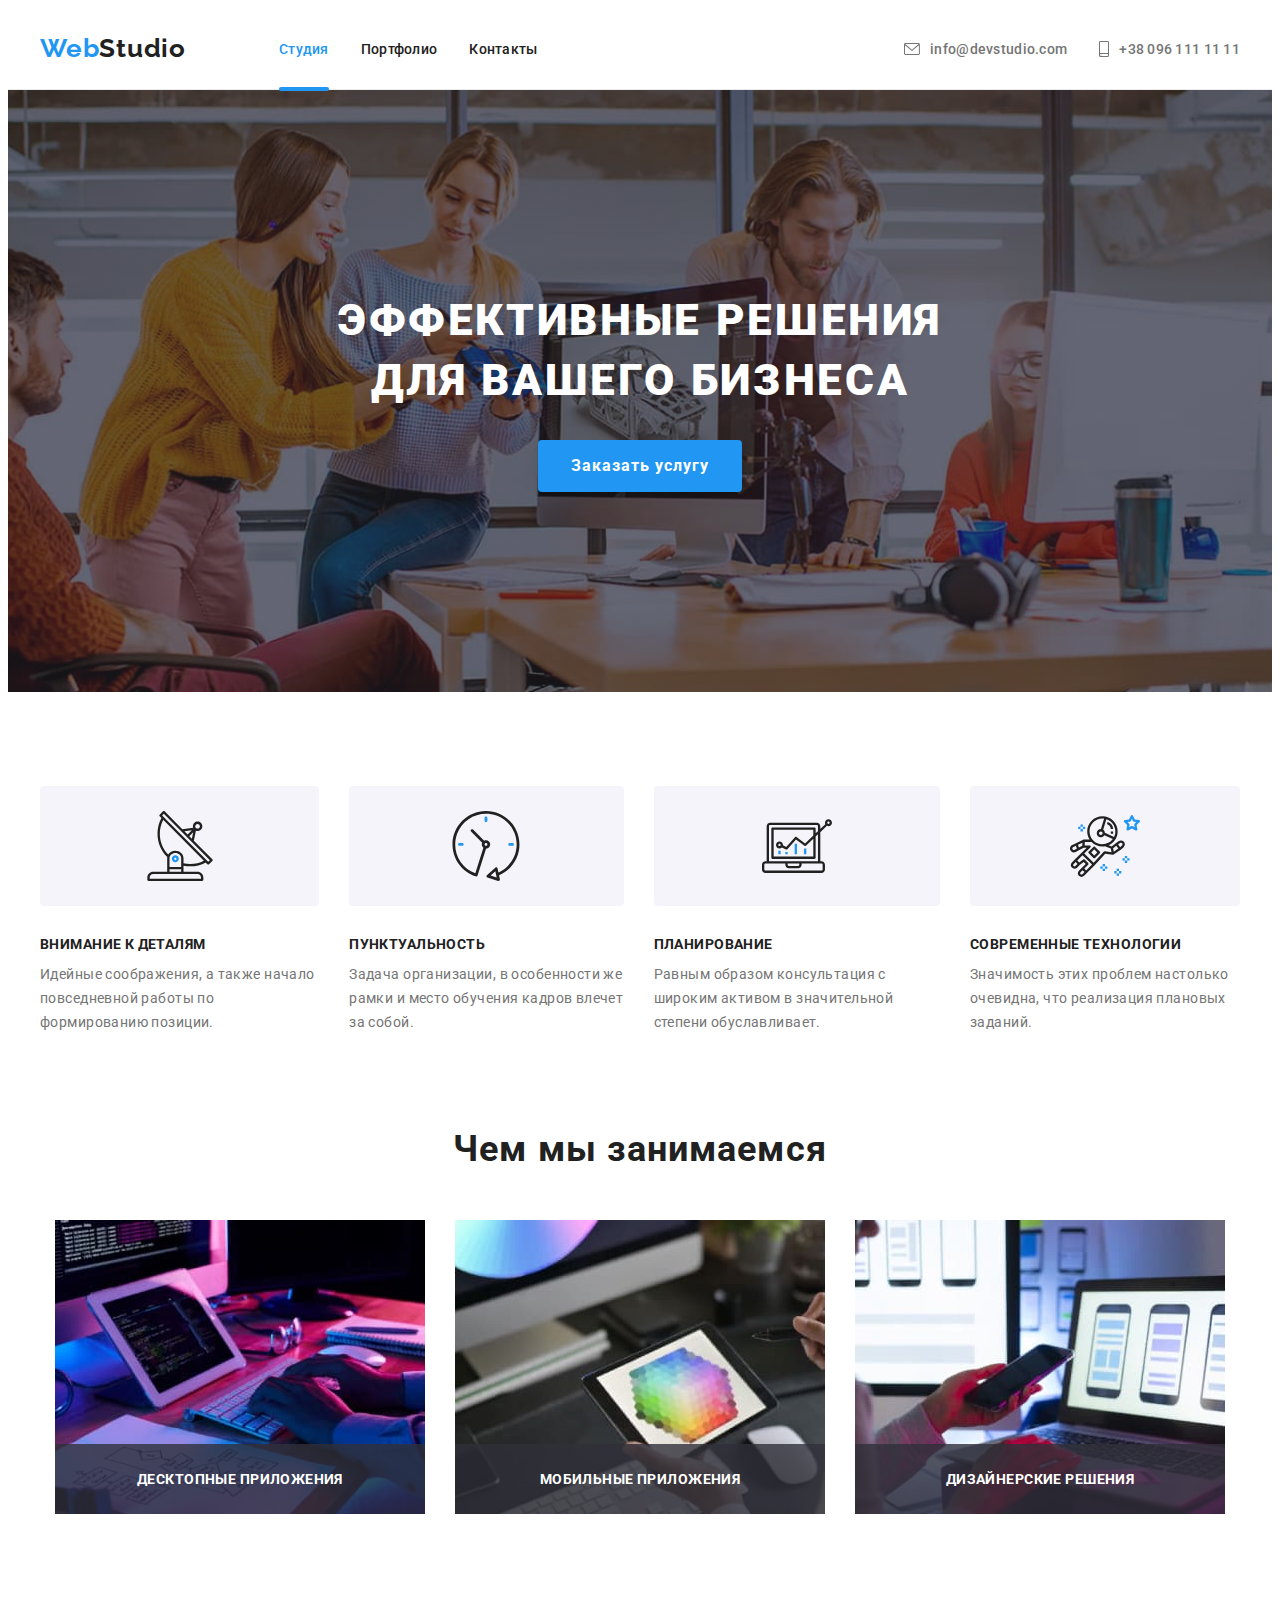
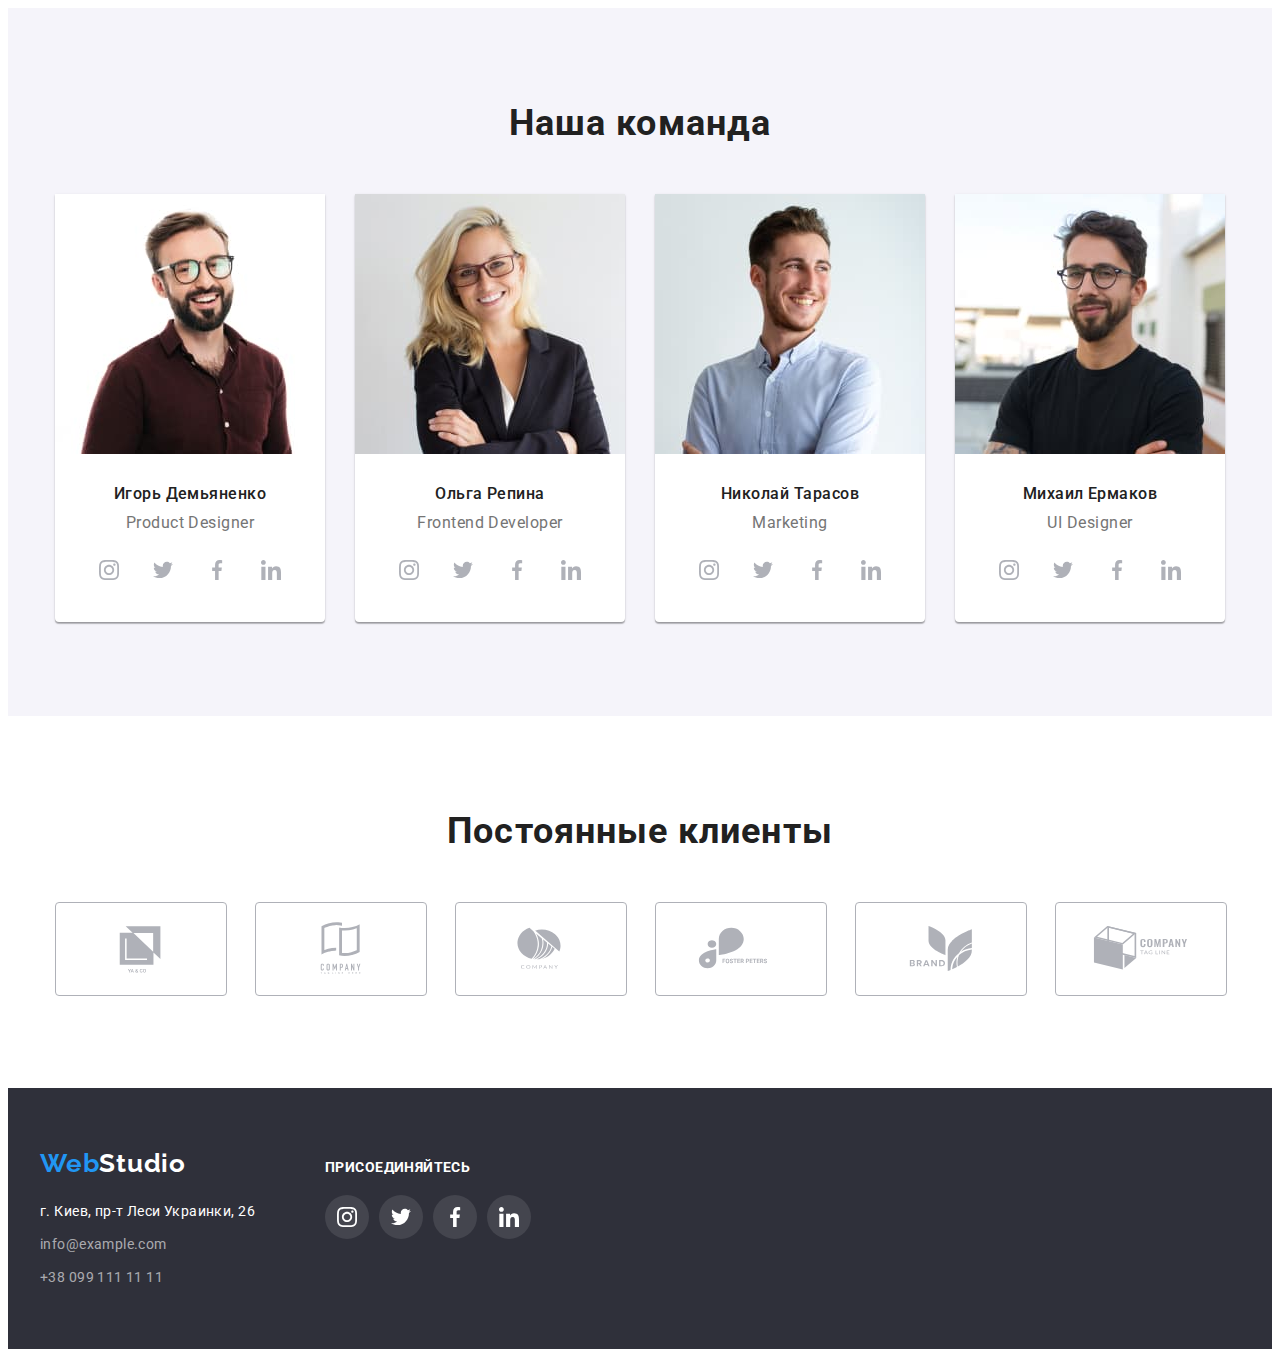
<file: index.html>
<!DOCTYPE html>
<html lang="ru">
<head>
    <meta charset="UTF-8">
    <meta http-equiv="X-UA-Compatible" content="IE=edge">
    <meta name="viewport" content="width=device-width, initial-scale=1.0">
    <title>Document</title>
    <link rel="stylesheet" href="https://cdnjs.cloudflare.com/ajax/libs/modern-normalize/1.1.0/modern-normalize.min.css"
        integrity="sha512-wpPYUAdjBVSE4KJnH1VR1HeZfpl1ub8YT/NKx4PuQ5NmX2tKuGu6U/JRp5y+Y8XG2tV+wKQpNHVUX03MfMFn9Q=="
        crossorigin="anonymous" referrerpolicy="no-referrer" />
    <link rel="stylesheet" href="./css/styles.css">
    <link rel="preconnect" href="https://fonts.googleapis.com">
    <link rel="preconnect" href="https://fonts.gstatic.com" crossorigin>
    <link href="https://fonts.googleapis.com/css2?family=Raleway:wght@700&family=Roboto:wght@400;500;700;900&display=swap"
        rel="stylesheet">
</head>
<body>
    <!-- header -->
    <header class="header">
        <div class="header-container container">
            <nav class="navigation">
                <a class="logo" href=""><span class="logo-part">Web</span>Studio</a>
                <ul class="navigation-list list">
                    <li class="navigation-item"> <a href="./index.html" class="link current">Студия</a> </li>
                    <li class="navigation-item"> <a href="./portfolio.html" class="link">Портфолио</a> </li>
                    <li class="navigation-item"> <a href="" class="link">Контакты</a> </li>
                </ul>
            </nav>
            <ul class="links list">
                <li class="link-item"> <a href="mailtoinfo@devstudio.com" class="link"><svg class="icon-envelope-phone" width="16" height="12"><use href="./images/icons.svg#icon-envelope"></use></svg>info@devstudio.com</a> </li>
                <li class="link-item"> <a href="tel:+380961111111" class="link"><svg class="icon-envelope-phone" width="10" height="16"><use href="./images/icons.svg#icon-smartphone"></use></svg>+38 096 111 11 11</a> </li>
            </ul>
        </div>
    </header>
    <main>
        <!-- hero -->
        <section class="hero">
            <div class="container">
                <h1 class="hero-title">Эффективные решения для вашего бизнеса</h1>
                <button type="button" class="main-btn" data-modal-open>Заказать услугу</button>
            </div>
        </section>
        <!-- work -->
        <section class="section specifics">
            <div class="container">
                <ul class="specifics-list list">
                    <li class="specifics-item">
                        <div class="specifics-icon-container"><svg class="specifics-icon">
                            <use href="./images/icons.svg#icon-antenna-1"></use>
                        </svg>
                        </div>
                        <h3 class="title">Внимание к деталям</h3>
                        <p class="section-text">Идейные соображения, а также начало повседневной работы по формированию позиции.</p>
                    </li>
                    <li class="specifics-item">
                        <div class="specifics-icon-container"><svg class="specifics-icon">
                            <use href="./images/icons.svg#icon-clock-1"></use>
                        </svg>
                        </div>
                        <h3 class="title">Пунктуальность</h3>
                        <p class="section-text">Задача организации, в особенности же рамки и место обучения кадров влечет за собой.</p>
                    </li>
                    <li class="specifics-item">
                        <div class="specifics-icon-container"><svg class="specifics-icon">
                            <use href="./images/icons.svg#icon-diagram-1"></use>
                        </svg>
                        </div>
                        <h3 class="title">Планирование</h3>
                        <p class="section-text">Равным образом консультация с широким активом в значительной степени обуславливает.</p>
                    </li>
                    <li class="specifics-item">
                        <div class="specifics-icon-container"><svg class="specifics-icon">
                            <use href="./images/icons.svg#icon-astronaut-1"></use>
                        </svg>
                        </div>
                        <h3 class="title">Современные технологии</h3>
                        <p class="section-text">Значимость этих проблем настолько очевидна, что реализация плановых заданий.</p>
                    </li>
                </ul>
            </div>
        </section>
        <!-- work -->
        <section class="section work">
            <div class="container">
                <h2 class="section-title">Чем мы занимаемся</h2>
                    <ul class="work-list list">
                        <li class="work-type"> 
                            <div class="img-thumb">
                                <img src="./images/img1.jpg" alt="Десктопные приложения" width="370">
                                <h3 class="work-desc title">Десктопные приложения</p>
                            </div> 
                        </li>
                        <li class="work-type"> 
                            <div class="img-thumb">
                                <img src="./images/img2.jpg" alt="Мобильные приложения" width="370">
                                <h3 class="work-desc title">Мобильные приложения</h3>
                            </div> 
                        </li>
                        <li class="work-type"> 
                            <div class="img-thumb">
                                <img src="./images/img3.jpg" alt="Дизайнерские решения" width="370">
                                <h3 class="work-desc title">Дизайнерские решения</h3>
                            </div> 
                        </li>
                    </ul>
            </div>
        </section>
        <!-- team -->
        <section class="section team">
            <div class="container">
                <h2 class="section-title">Наша команда</h2>
                <ul class="team-list list">
                    <li class="team-item">
                        <img src="./images/img4.jpg" alt="На фото Игорь Демьяненко" width="270">
                        <div class="team-desc-container">
                            <h3 class="team-member">Игорь Демьяненко</h3>
                            <p class="team-member-desc">Product Designer</p>
                            <ul class="social-links list"> 
                                <li class="social-links-item">
                                    <a href="" class="social-link"><svg class="social-link-icon">
                                        <use href="./images/icons.svg#icon-instagram-2"></use>
                                    </svg></a>
                                </li>
                                <li class="social-links-item">
                                    <a href="" class="social-link"><svg class="social-link-icon">
                                        <use href="./images/icons.svg#icon-twitter-1"></use>
                                    </svg></a>
                                </li>
                                <li class="social-links-item">
                                    <a href="" class="social-link"><svg class="social-link-icon">
                                        <use href="./images/icons.svg#icon-facebook-1"></use>
                                    </svg></a>
                                </li>
                                <li class="social-links-item">
                                    <a href="" class="social-link"><svg class="social-link-icon">
                                        <use href="./images/icons.svg#icon-linkedin-1"></use>
                                    </svg></a>
                                </li>
                            </ul>
                        </div>
                    </li>
                    <li class="team-item">
                        <img src="./images/img5.jpg" alt="На фото Ольга Репина" width="270">
                        <div class="team-desc-container">
                            <h3 class="team-member">Ольга Репина</h3>
                            <p class="team-member-desc">Frontend Developer</p>
                            <ul class="social-links list">
                                <li class="social-links-item">
                                    <a href="" class="social-link"><svg class="social-link-icon">
                                            <use href="./images/icons.svg#icon-instagram-2"></use>
                                        </svg></a>
                                </li>
                                <li class="social-links-item">
                                    <a href="" class="social-link"><svg class="social-link-icon">
                                            <use href="./images/icons.svg#icon-twitter-1"></use>
                                        </svg></a>
                                </li>
                                <li class="social-links-item">
                                    <a href="" class="social-link"><svg class="social-link-icon">
                                            <use href="./images/icons.svg#icon-facebook-1"></use>
                                        </svg></a>
                                </li>
                                <li class="social-links-item">
                                    <a href="" class="social-link"><svg class="social-link-icon">
                                            <use href="./images/icons.svg#icon-linkedin-1"></use>
                                        </svg></a>
                                </li>
                            </ul>
                        </div>
                    </li>
                    <li class="team-item">
                        <img src="./images/img6.jpg" alt="На фото Николай Тарасов" width="270">
                        <div class="team-desc-container">
                            <h3 class="team-member">Николай Тарасов</h3>
                            <p class="team-member-desc">Marketing</p>
                            <ul class="social-links list">
                                <li class="social-links-item">
                                    <a href="" class="social-link"><svg class="social-link-icon">
                                            <use href="./images/icons.svg#icon-instagram-2"></use>
                                        </svg></a>
                                </li>
                                <li class="social-links-item">
                                    <a href="" class="social-link"><svg class="social-link-icon">
                                            <use href="./images/icons.svg#icon-twitter-1"></use>
                                        </svg></a>
                                </li>
                                <li class="social-links-item">
                                    <a href="" class="social-link"><svg class="social-link-icon">
                                            <use href="./images/icons.svg#icon-facebook-1"></use>
                                        </svg></a>
                                </li>
                                <li class="social-links-item">
                                    <a href="" class="social-link"><svg class="social-link-icon">
                                            <use href="./images/icons.svg#icon-linkedin-1"></use>
                                        </svg></a>
                                </li>
                            </ul>
                        </div>
                    </li>
                    <li class="team-item">
                        <img src="./images/img7.jpg" alt="На фото Михаил Ермаков" width="270">
                        <div class="team-desc-container">
                            <h3 class="team-member">Михаил Ермаков</h3>
                            <p class="team-member-desc">UI Designer</p>
                            <ul class="social-links list">
                                <li class="social-links-item">
                                    <a href="" class="social-link"><svg class="social-link-icon">
                                            <use href="./images/icons.svg#icon-instagram-2"></use>
                                        </svg></a>
                                </li>
                                <li class="social-links-item">
                                    <a href="" class="social-link"><svg class="social-link-icon">
                                            <use href="./images/icons.svg#icon-twitter-1"></use>
                                        </svg></a>
                                </li>
                                <li class="social-links-item">
                                    <a href="" class="social-link"><svg class="social-link-icon">
                                            <use href="./images/icons.svg#icon-facebook-1"></use>
                                        </svg></a>
                                </li>
                                <li class="social-links-item">
                                    <a href="" class="social-link"><svg class="social-link-icon">
                                            <use href="./images/icons.svg#icon-linkedin-1"></use>
                                        </svg></a>
                                </li>
                            </ul>
                        </div>
                    </li>
                </ul>
            </div>
        </section>
        <!-- clients -->
        <section class="clients section">
            <div class="container">
            <h2 class="section-title">Постоянные клиенты</h2>
            <ul class="clients-list list">
                <li class="clients-list-item">
                    <a href="" class="clients-item-link"><svg class="clients-logo"><use href="./images/icons.svg#icon-Logo"></use></svg></a>
                </li>
                <li class="clients-list-item">
                    <a href="" class="clients-item-link"><svg class="clients-logo">
                            <use href="./images/icons.svg#icon-Logo2"></use>
                        </svg></a>
                </li>
                <li class="clients-list-item">
                    <a href="" class="clients-item-link"><svg class="clients-logo">
                            <use href="./images/icons.svg#icon-Logo3"></use>
                        </svg></a>
                </li>
                <li class="clients-list-item">
                    <a href="" class="clients-item-link"><svg class="clients-logo">
                            <use href="./images/icons.svg#icon-Logo4"></use>
                        </svg></a>
                </li>
                <li class="clients-list-item">
                    <a href="" class="clients-item-link"><svg class="clients-logo">
                            <use href="./images/icons.svg#icon-Logo5"></use>
                        </svg></a>
                </li>
                <li class="clients-list-item">
                    <a href="" class="clients-item-link"><svg class="clients-logo">
                            <use href="./images/icons.svg#icon-Logo6"></use>
                        </svg></a>
                </li>
            </ul>
            </div>

        </section>
    </main>
    <!-- footer -->
    <footer class="footer">
        <div class="container footer-container">
            <div class="address-container">
                <a class="logo scnd-logo" href="./index.html"><span class="logo-part">Web</span>Studio</a>
            <address>
                <p class="address">г. Киев, пр-т Леси Украинки, 26</p>
                <ul class="list">
                    <li class="footer-link"> <a href="mailtoinfo@example.com" class="link">info@example.com</a> </li>
                    <li class="footer-link"> <a href="tel:+380991111111" class="link">+38 099 111 11 11</a> </li>
                </ul>
            </address>
            </div>
            <div class="footer-socials">
                <h3 class="title">присоединяйтесь</h3>
                <ul class="social-links list">
                    <li class="social-links-item">
                        <a href="" class="social-link"><svg class="social-link-icon">
                                <use href="./images/icons.svg#icon-instagram-2"></use>
                            </svg></a>
                    </li>
                    <li class="social-links-item">
                        <a href="" class="social-link"><svg class="social-link-icon">
                                <use href="./images/icons.svg#icon-twitter-1"></use>
                            </svg></a>
                    </li>
                    <li class="social-links-item">
                        <a href="" class="social-link"><svg class="social-link-icon">
                                <use href="./images/icons.svg#icon-facebook-1"></use>
                            </svg></a>
                    </li>
                    <li class="social-links-item">
                        <a href="" class="social-link"><svg class="social-link-icon">
                                <use href="./images/icons.svg#icon-linkedin-1"></use>
                            </svg></a>
                    </li>
                </ul>
            </div>
        </div>
    </footer>
    <div class="backdrop is-hidden" data-modal>
        <div class="modal">
            <button type="button" data-modal-close class="modal-close-btn"><svg class="close-icon" width="18" height="18">
                    <use href="./images/icons.svg#icon-close-black-18dp-2-1"></use>
                </svg>
            </button>
        </div>
    </div>
    <script src="./js/modal.js"></script>
</body>
</html>
</file>
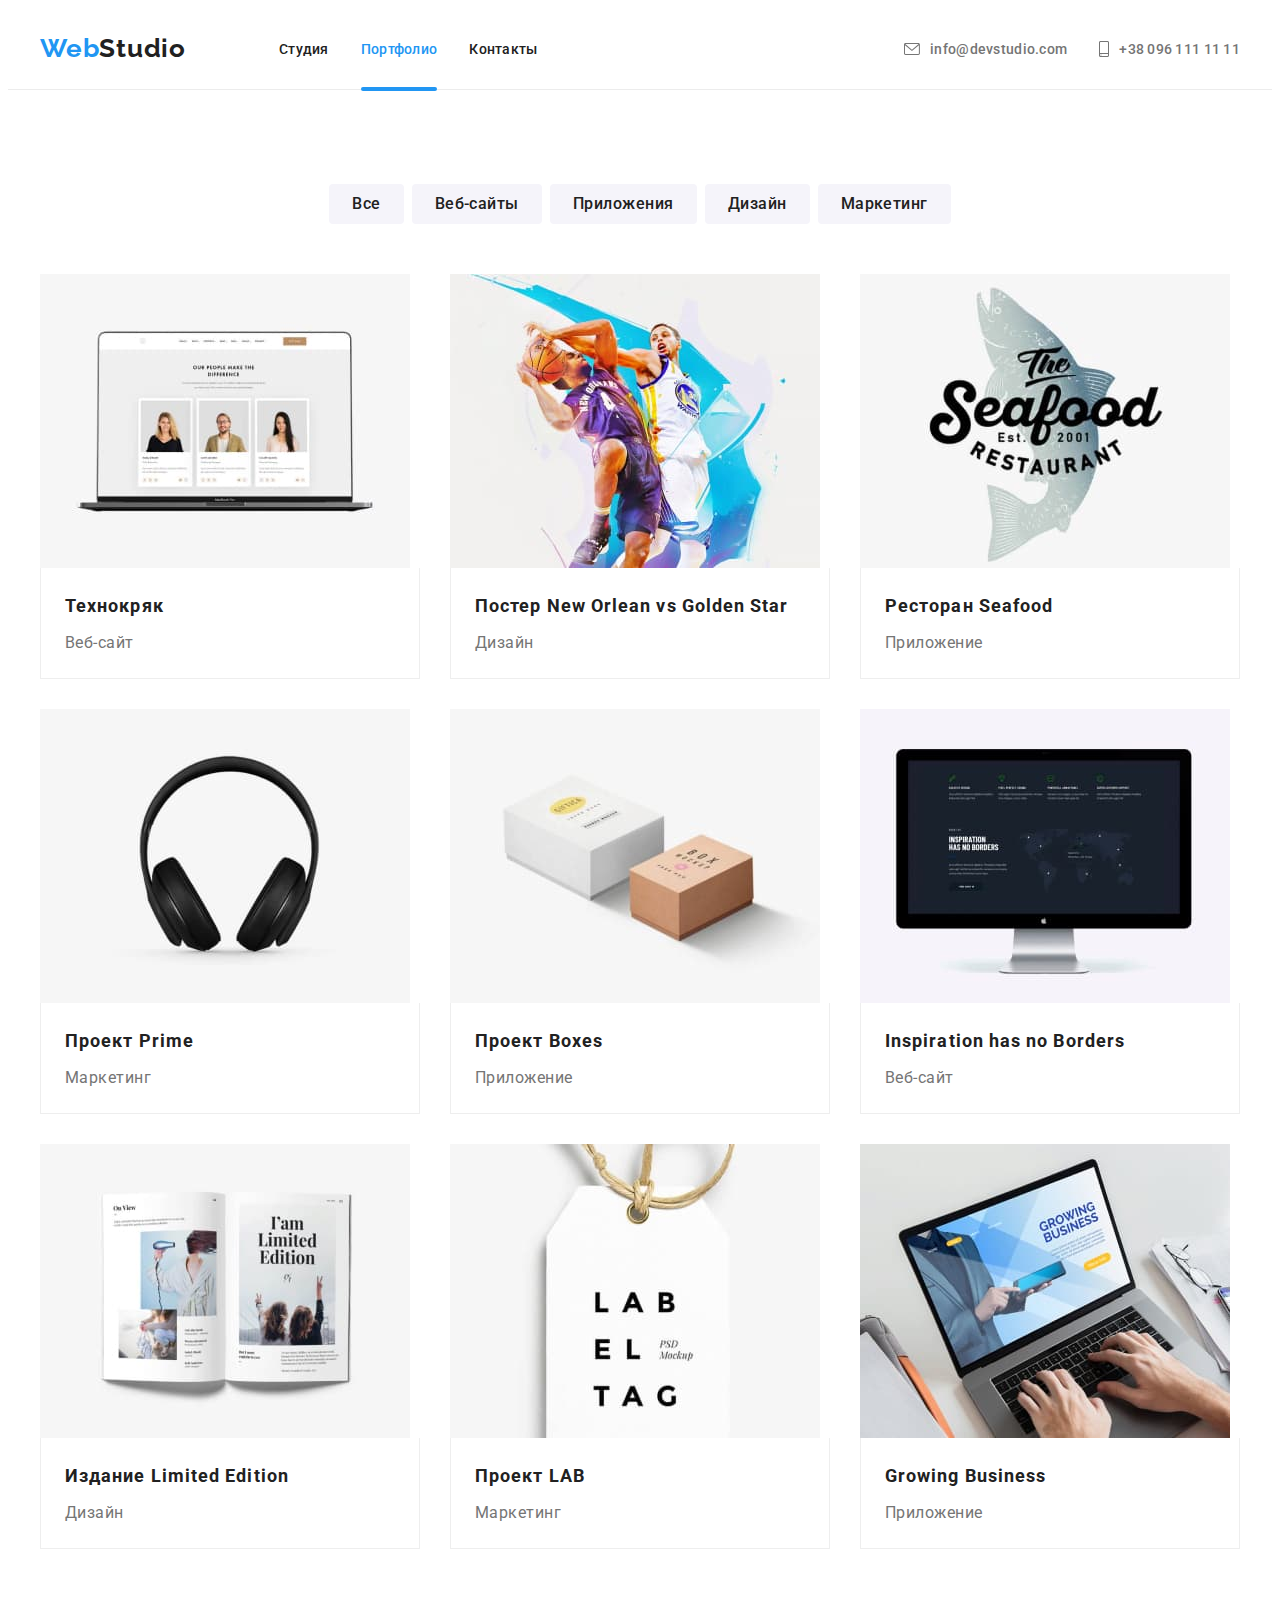
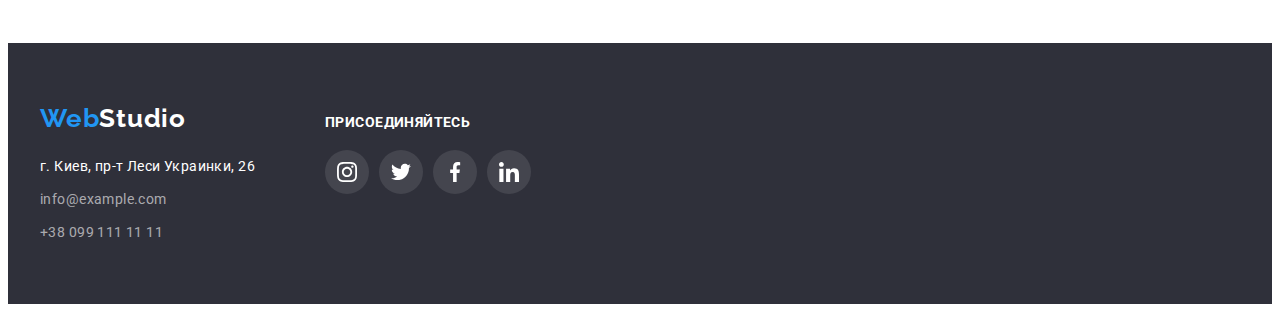
<file: portfolio.html>
<!DOCTYPE html>
<html lang="en">
<head>
    <meta charset="UTF-8">
    <meta http-equiv="X-UA-Compatible" content="IE=edge">
    <meta name="viewport" content="width=device-width, initial-scale=1.0">
    <title>Document</title>
    <link rel="stylesheet" href="https://cdnjs.cloudflare.com/ajax/libs/modern-normalize/1.1.0/modern-normalize.min.css"
        integrity="sha512-wpPYUAdjBVSE4KJnH1VR1HeZfpl1ub8YT/NKx4PuQ5NmX2tKuGu6U/JRp5y+Y8XG2tV+wKQpNHVUX03MfMFn9Q=="
        crossorigin="anonymous" referrerpolicy="no-referrer" />
    <link rel="stylesheet" href="./css/styles.css">
    <link rel="preconnect" href="https://fonts.googleapis.com">
    <link rel="preconnect" href="https://fonts.gstatic.com" crossorigin>
    <link href="https://fonts.googleapis.com/css2?family=Raleway:wght@700&family=Roboto:wght@400;500;700&display=swap"
        rel="stylesheet">
</head>
<body>
    <header class="header">
        <div class="header-container container">
            <nav class="navigation">
                <a class="logo" href=""><span class="logo-part">Web</span>Studio</a>
                <ul class="navigation-list list">
                    <li class="navigation-item"> <a href="./index.html" class="link">Студия</a> </li>
                    <li class="navigation-item"> <a href="./portfolio.html" class="link current">Портфолио</a> </li>
                    <li class="navigation-item"> <a href="" class="link">Контакты</a> </li>
                </ul>
            </nav>
            <ul class="links list">
                <li class="link-item"> <a href="mailtoinfo@devstudio.com" class="link"><svg class="icon-envelope-phone"
                            width="16" height="12">
                            <use href="./images/icons.svg#icon-envelope"></use>
                        </svg>info@devstudio.com</a> </li>
                <li class="link-item"> <a href="tel:+380961111111" class="link"><svg class="icon-envelope-phone" width="10"
                            height="16">
                            <use href="./images/icons.svg#icon-smartphone"></use>
                        </svg>+38 096 111 11 11</a> </li>
            </ul>
        </div>
    </header>
    <main>
        <section class="section portfolio">
            <div class="container">
                <h1 class="portfolio-hidden-title">Портфолио</h1>
                <ul class="buttons list">
                    <li class="button-item"> <button type="button" class="button">Все</button> </li>
                    <li class="button-item"> <button type="button" class="button">Веб-сайты</button> </li>
                    <li class="button-item"> <button type="button" class="button">Приложения</button> </li>
                    <li class="button-item"> <button type="button" class="button">Дизайн</button> </li>
                    <li class="button-item"> <button type="button" class="button">Маркетинг</button> </li>
                </ul>
                <ul class="portfolio-list list">
                    <li class="portfolio-item"> 
                        <a href="" class="portfolio-item-link link">
                            <div class="portfolio-item-thumb">
                                <img src="./images/img8.jpg" alt="Технокряк" width="370">
                                <div class="portfolio-overlay">
                                <p class="overlay-text">Технокряк это современная площадка распространения коронавируса. Компании используют эту
                                    платформу для цифрового
                                    шпионажа и атак на защищённые сервера конкурентов.</p>
                                </div>
                            </div>
                        <div class="portfolio-desc-container">
                            <h3 class="portfolio-title">Технокряк</h3>
                            <p class="portfolio-desc">Веб-сайт</p>
                        </div>
                        </a>
                    </li>
                    <li class="portfolio-item"> 
                        <a href="" class="portfolio-item-link link"> 
                            <div class="portfolio-item-thumb">
                                <img src="./images/img9.jpg" alt="Постер баскетбола" width="370">
                                <div class="portfolio-overlay">
                                    <p class="overlay-text">Технокряк это современная площадка распространения коронавируса. Компании используют эту
                                        платформу для цифрового
                                        шпионажа и атак на защищённые сервера конкурентов.</p>
                                </div>
                            </div>
                        <div class="portfolio-desc-container">
                            <h3 class="portfolio-title">Постер New Orlean vs Golden Star</h3>
                            <p class="portfolio-desc">Дизайн</p>
                        </div>
                        </a>
                    </li>
                    <li class="portfolio-item"> 
                        <a href="" class="portfolio-item-link link"> 
                            <div class="portfolio-item-thumb">
                                <img src="./images/img10.jpg" alt="Логотип ресторана" width="370">
                                <div class="portfolio-overlay">
                                    <p class="overlay-text">Технокряк это современная площадка распространения коронавируса. Компании используют эту
                                        платформу для цифрового
                                        шпионажа и атак на защищённые сервера конкурентов.</p>
                                </div>
                            </div>
                        <div class="portfolio-desc-container">
                            <h3 class="portfolio-title">Ресторан Seafood</h3>
                            <p class="portfolio-desc">Приложение</p>
                        </div>
                        </a>
                    </li>
                    <li class="portfolio-item"> 
                        <a href="" class="portfolio-item-link link">
                            <div class="portfolio-item-thumb"> 
                                <img src="./images/img11.jpg" alt="Наушники" width="370">
                                <div class="portfolio-overlay">
                                    <p class="overlay-text">Технокряк это современная площадка распространения коронавируса. Компании используют эту
                                        платформу для цифрового
                                        шпионажа и атак на защищённые сервера конкурентов.</p>
                                </div>
                            </div>
                        <div class="portfolio-desc-container">
                            <h3 class="portfolio-title">Проект Prime</h3>
                            <p class="portfolio-desc">Маркетинг</p>
                        </div>
                        </a>
                    </li>
                    <li class="portfolio-item"> 
                        <a href="" class="portfolio-item-link link"> 
                            <div class="portfolio-item-thumb">
                                <img src="./images/img12.jpg" alt="Картонние коробки" width="370">
                                <div class="portfolio-overlay">
                                    <p class="overlay-text">Технокряк это современная площадка распространения коронавируса. Компании используют эту
                                        платформу для цифрового
                                        шпионажа и атак на защищённые сервера конкурентов.</p>
                                </div>
                            </div>
                        <div class="portfolio-desc-container">
                            <h3 class="portfolio-title">Проект Boxes</h3>
                            <p class="portfolio-desc">Приложение</p>
                        </div>
                        </a>
                    </li>
                    <li class="portfolio-item"> 
                        <a href="" class="portfolio-item-link link"> 
                            <div class="portfolio-item-thumb">
                                <img src="./images/img13.jpg" alt="Монитор" width="370">
                                <div class="portfolio-overlay">
                                    <p class="overlay-text">Технокряк это современная площадка распространения коронавируса. Компании используют эту
                                        платформу для цифрового
                                        шпионажа и атак на защищённые сервера конкурентов.</p>
                                </div>
                            </div>
                        <div class="portfolio-desc-container">
                            <h3 class="portfolio-title">Inspiration has no Borders</h3>
                            <p class="portfolio-desc">Веб-сайт</p>
                        </div>
                        </a>
                    </li>
                    <li class="portfolio-item"> 
                        <a href="" class="portfolio-item-link link"> 
                            <div class="portfolio-item-thumb">
                                <img src="./images/img14.jpg" alt="Розворот журнала" width="370">
                                <div class="portfolio-overlay">
                                    <p class="overlay-text">Технокряк это современная площадка распространения коронавируса. Компании используют эту
                                        платформу для цифрового
                                        шпионажа и атак на защищённые сервера конкурентов.</p>
                                </div>
                            </div>
                        <div class="portfolio-desc-container">
                            <h3 class="portfolio-title">Издание Limited Edition</h3>
                            <p class="portfolio-desc">Дизайн</p>
                        </div>
                        </a>
                    </li>
                    <li class="portfolio-item"> 
                        <a href="" class="portfolio-item-link link"> 
                            <div class="portfolio-item-thumb">
                                <img src="./images/img15.jpg" alt="Бирка" width="370">
                                <div class="portfolio-overlay">
                                    <p class="overlay-text">Технокряк это современная площадка распространения коронавируса. Компании используют эту
                                        платформу для цифрового
                                        шпионажа и атак на защищённые сервера конкурентов.</p>
                                </div>
                            </div>
                        <div class="portfolio-desc-container">
                            <h3 class="portfolio-title">Проект LAB</h3>
                            <p class="portfolio-desc">Маркетинг</p>
                        </div>
                        </a>
                    </li>
                    <li class="portfolio-item"> 
                        <a href="" class="portfolio-item-link link"> 
                            <div class="portfolio-item-thumb">
                                <img src="./images/img16.jpg" alt="Печатание на клавиатуре" width="370">
                                <div class="portfolio-overlay">
                                    <p class="overlay-text">Технокряк это современная площадка распространения коронавируса. Компании используют эту
                                        платформу для цифрового
                                        шпионажа и атак на защищённые сервера конкурентов.</p>
                                </div>
                            </div>
                        <div class="portfolio-desc-container">
                            <h3 class="portfolio-title">Growing Business</h3>
                            <p class="portfolio-desc">Приложение</p>
                        </div>
                        </a>
                    </li>
                </ul>
            </div>
        </section>
    </main>
    <footer class="footer">
        <div class="container footer-container">
            <div class="address-container">
                <a class="logo scnd-logo" href="./index.html"><span class="logo-part">Web</span>Studio</a>
                <address>
                    <p class="address">г. Киев, пр-т Леси Украинки, 26</p>
                    <ul class="list">
                        <li class="footer-link"> <a href="mailtoinfo@example.com" class="link">info@example.com</a> </li>
                        <li class="footer-link"> <a href="tel:+380991111111" class="link">+38 099 111 11 11</a> </li>
                    </ul>
                </address>
            </div>
            <div class="footer-socials">
                <h3 class="title">присоединяйтесь</h3>
                <ul class="social-links list">
                    <li class="social-links-item">
                        <a href="" class="social-link"><svg class="social-link-icon">
                                <use href="./images/icons.svg#icon-instagram-2"></use>
                            </svg></a>
                    </li>
                    <li class="social-links-item">
                        <a href="" class="social-link"><svg class="social-link-icon">
                                <use href="./images/icons.svg#icon-twitter-1"></use>
                            </svg></a>
                    </li>
                    <li class="social-links-item">
                        <a href="" class="social-link"><svg class="social-link-icon">
                                <use href="./images/icons.svg#icon-facebook-1"></use>
                            </svg></a>
                    </li>
                    <li class="social-links-item">
                        <a href="" class="social-link"><svg class="social-link-icon">
                                <use href="./images/icons.svg#icon-linkedin-1"></use>
                            </svg></a>
                    </li>
                </ul>
            </div>
        </div>
    </footer>
</body>
</html>
</file>
<file: css/styles.css>
:root {
  --body-text-color: #757575;
  --scnd-body-text-color: #ffffff;
  --title-color: #212121;
  --accent-color: #2196f3;
  --background-color: #e5e5e5;
  --scnd-background-color: #f5f4fa;
  --footer-background: #2f303a;
  --transform: cubic-bezier(0.4, 0, 0.2, 1);
}
p,
h1,
h2,
h3,
h4,
h5,
h6 {
  margin: 0;
}
ul {
  margin: 0;
  padding: 0;
}
img {
  display: block;
  max-width: 100%;
}
button {
  cursor: pointer;
  border-radius: 4px;
  border: 1px solid transparent;
}
body {
  font-family: "Roboto", sans-serif;
  font-style: normal;

  color: #757575;
}
.container {
  width: 1200px;
  padding: 0 15px;
  margin: 0 auto;
}
/* header */
.header {
  padding-top: 25px;
  padding-bottom: 25px;
  border-bottom: 1px solid #ececec;
}
.header-container {
  display: flex;
  justify-content: space-between;
}
.navigation,
.navigation-list,
.links {
  display: flex;
  align-items: center;
}
.logo,
.logo-part {
  font-family: Raleway;
  font-weight: 700;
  font-size: 26px;
  line-height: calc(31 / 26);
  letter-spacing: 0.03em;
  text-decoration: none;
}
.logo {
  color: var(--title-color);
  margin-right: 93px;
}
.logo-part {
  color: var(--accent-color);
}
.list {
  list-style: none;
}
.navigation-item {
  font-weight: 500;
  font-size: 14px;
  line-height: calc(16 / 14);
  letter-spacing: 0.02em;
  margin-right: 32px;
}
.navigation-item:last-child {
  margin-right: 0;
}
.link {
  text-decoration: none;
  display: block;
}
.link-item {
  margin-right: 32px;
}
.link-item:last-child {
  margin-right: 0;
}
.navigation .link,
.links .link,
.footer .link {
  transition: color 250ms var(--transform);
}

.navigation .link:hover,
.navigation .link:focus,
.links .link:hover,
.links .link:focus,
.footer .link:hover,
.footer .link:focus {
  color: var(--accent-color);
}
.navigation .link {
  color: var(--title-color);
}
.navigation .link.current {
  position: relative;

  color: var(--accent-color);
}
.navigation .link.current::after {
  content: "";

  position: absolute;
  left: 0;
  bottom: -34px;

  display: block;
  width: 100%;
  height: 4px;
  background: var(--accent-color);
  border-radius: 2px;
}
.link-item {
  font-weight: 500;
  font-size: 14px;
  line-height: calc(16 / 14);
  letter-spacing: 0.02em;
}
.links .link {
  color: var(--body-text-color);
  display: flex;
  align-items: center;
}
.icon-envelope-phone {
  margin-right: 10px;
  fill: currentColor;
}

/* hero */
.hero {
  background-color: #c4c4c4;
  padding-top: 200px;
  padding-bottom: 200px;
  text-align: center;
  max-width: 1600px;
  background-image: linear-gradient(
      rgba(47, 48, 58, 0.4),
      rgba(47, 48, 58, 0.4)
    ),
    url("../images/background.jpg");
  background-repeat: no-repeat;
  background-size: cover;
  background-position: center;
}
.hero-title {
  width: 696px;
  margin-right: auto;
  margin-left: auto;
  font-weight: 900;
  font-size: 44px;
  line-height: calc(60 / 44);
  text-align: center;
  letter-spacing: 0.06em;
  text-transform: uppercase;
  color: var(--scnd-body-text-color);
  margin-bottom: 30px;
}
.main-btn {
  min-width: 200px;
  background: var(--accent-color);
  box-shadow: 0px 4px 4px rgba(0, 0, 0, 0.15);

  font-family: inherit;
  font-weight: 700;
  font-size: 16px;
  line-height: calc(30 / 16);
  display: flex;
  align-items: center;
  text-align: center;
  letter-spacing: 0.06em;
  color: var(--scnd-body-text-color);
  padding: 10px 32px;
  margin: 0 auto;
}

/* specifics */
.section {
  padding-top: 94px;
  padding-bottom: 94px;
}
.specifics {
  padding-bottom: 0;
}
.section-title {
  font-weight: 700;
  font-size: 36px;
  line-height: calc(42 / 36);
  text-align: center;
  letter-spacing: 0.03em;
  color: var(--title-color);
  margin-bottom: 50px;
}
.specifics-list {
  display: flex;
}

.specifics-item {
  margin-right: 30px;
  min-width: 270px;
}
.specifics-item:last-child {
  margin-right: 0;
}
.specifics-icon-container {
  height: 120px;
  background-color: var(--scnd-background-color);
  border-radius: 4px;
  margin-bottom: 30px;
  display: flex;
  justify-content: center;
  align-items: center;
}
.specifics-icon {
  width: 70px;
  height: 70px;
}
.section-text {
  font-size: 14px;
  line-height: calc(24 / 14);
  letter-spacing: 0.03em;
  color: var(--body-text-color);
}
.title {
  font-weight: 700;
  font-size: 14px;
  line-height: calc(16 / 14);
  letter-spacing: 0.03em;
  text-transform: uppercase;
  color: var(--title-color);
  margin-bottom: 10px;
}

/* work */

.work-list {
  display: flex;
  justify-content: center;
}
.work-type {
  margin-right: 30px;
}
.work-type:last-child {
  margin-right: 0;
}
.img-thumb {
  position: relative;
}
.work-desc {
  position: absolute;
  bottom: 0;
  width: 100%;
  height: 70px;
  margin: 0;

  display: flex;
  justify-content: center;
  align-items: center;

  color: #ffffff;
  background-color: rgba(47, 48, 58, 0.8);
}

/* team */

.team {
  background-color: var(--scnd-background-color);
}
.team-list {
  display: flex;
  justify-content: center;
}
.team-item {
  width: 270px;
  margin-right: 30px;
  box-shadow: 0px 1px 3px rgba(0, 0, 0, 0.12), 0px 1px 1px rgba(0, 0, 0, 0.14),
    0px 2px 1px rgba(0, 0, 0, 0.2);
  border-radius: 0px 0px 4px 4px;
  overflow: hidden;
  background-color: white;
}
.team-item:last-child {
  margin-right: 0;
}
.team-desc-container {
  padding-top: 30px;
  padding-bottom: 30px;
}
.team-member {
  font-weight: 500;
  font-size: 16px;
  line-height: calc(19 / 16);
  letter-spacing: 0.03em;
  text-align: center;
  color: var(--title-color);
  margin-bottom: 10px;
}
.team-member-desc {
  font-size: 16px;
  line-height: calc(19 / 16);
  letter-spacing: 0.03em;
  text-align: center;
  color: var(--body-text-color);
  margin-bottom: 16px;
}
.social-links {
  display: flex;
  justify-content: center;
  align-items: center;
}
.social-link {
  width: 44px;
  height: 44px;
  background-color: #ffffff;
  border-radius: 50%;
  display: flex;
  justify-content: center;
  align-items: center;

  transition: background-color 250ms var(--transform);
}
.social-links-item {
  margin-right: 10px;
}
.social-links-item:last-child {
  margin-right: 0;
}
.social-link-icon {
  width: 20px;
  height: 20px;
  fill: #afb1b8;

  transition: fill 250ms var(--transform);
}
.social-link:hover,
.social-link:focus {
  background-color: var(--accent-color);
}
.social-link:hover .social-link-icon,
.social-link:focus .social-link-icon {
  fill: #ffffff;
}

/* clients */

.clients-list {
  display: flex;
  justify-content: center;
}
.clients-list-item {
  width: 170px;
  height: 92px;
  margin-right: 30px;
}
.clients-list-item:last-child {
  margin-right: 0;
}
.clients-logo {
  width: 106px;
  height: 60px;
  fill: #afb1b8;

  transition: fill 250ms var(--transform);
}
.clients-item-link {
  width: 100%;
  height: 100%;
  background-color: white;
  border: 1px solid #afb1b8;
  border-radius: 4px;
  display: flex;
  justify-content: center;
  align-items: center;

  transition: border 250ms var(--transform);
}
.clients-item-link:hover,
.clients-item-link:focus {
  border: 1px solid var(--accent-color);
}
.clients-item-link:hover .clients-logo,
.clients-item-link:focus .clients-logo {
  fill: var(--accent-color);
}

/* footer */

.footer {
  background-color: var(--footer-background);
  padding-top: 60px;
  padding-bottom: 60px;
}
.footer-container {
  display: flex;
  align-items: baseline;
}
.address-container {
  margin-right: 70px;
}
.address {
  font-family: Roboto;
  font-style: normal;
  font-weight: 400;
  font-size: 14px;
  line-height: calc(24 / 14);
  letter-spacing: 0.03em;
  color: var(--scnd-body-text-color);
  margin-bottom: 9px;
}
.scnd-logo {
  display: block;
  font-family: Raleway;
  font-weight: 700;
  color: var(--scnd-body-text-color);
  margin-right: 0;
  margin-bottom: 20px;
}
.footer .link {
  font-family: Roboto;
  font-style: normal;
  font-weight: 400;
  font-size: 14px;
  line-height: calc(24 / 14);
  letter-spacing: 0.03em;
  color: rgba(255, 255, 255, 0.6);
}
.footer-link {
  margin-bottom: 9px;
}
.footer-link:last-child {
  margin-bottom: 0;
}
.footer .social-links {
  display: flex;
  justify-content: start;
  align-items: center;
}
.footer .title {
  color: #ffffff;
  margin-bottom: 20px;
}
.footer .social-link {
  background-color: rgba(255, 255, 255, 0.1);
}
.footer .social-link:hover,
.footer .social-link:focus {
  background-color: var(--accent-color);
}
.footer .social-link-icon {
  fill: white;
}

/* portfolio */

.buttons {
  display: flex;
  justify-content: center;
  margin-bottom: 50px;
}
.button-item {
  margin-right: 8px;
}
.button-item:last-child {
  margin-right: 0;
}
.button {
  font-family: inherit;
  font-weight: 500;
  font-size: 16px;
  line-height: calc(26 / 16);
  letter-spacing: 0.03em;
  text-align: center;
  padding: 6px 22px;

  background-color: var(--scnd-background-color);
  color: var(--title-color);
  border-radius: 4px;

  transition: background-color 250ms var(--transform),
    color 250ms var(--transform), box-shadow 250ms var(--transform);
}
.button:hover,
.button:focus {
  background-color: var(--accent-color);
  color: var(--scnd-body-text-color);
  box-shadow: 0px 3px 1px rgba(0, 0, 0, 0.1), 0px 1px 2px rgba(0, 0, 0, 0.08),
    0px 2px 2px rgba(0, 0, 0, 0.12);
}
.portfolio-hidden-title {
  position: absolute;
  white-space: nowrap;
  width: 1px;
  height: 1px;
  overflow: hidden;
  border: 0;
  padding: 0;
  clip: rect(0 0 0 0);
  clip-path: inset(50%);
  margin: -1px;
}
.portfolio-list {
  display: flex;
  flex-wrap: wrap;
  margin-top: -30px;
  margin-left: -30px;
}
.portfolio-item {
  width: 370px;
  flex-basis: calc(100% / 3 - 30px);
  margin-top: 30px;
  margin-left: 30px;
}

.overlay-text {
  font-size: 18px;
  line-height: calc(28 / 18);
  letter-spacing: 0.03em;
  color: #ffffff;
}

.portfolio-item-thumb {
  position: relative;
  overflow: hidden;
}
.portfolio-overlay {
  position: absolute;
  width: 100%;
  height: 100%;
  top: 0;
  left: 0;
  padding: 24px;
  display: flex;
  align-items: center;

  background-color: rgba(33, 150, 243, 0.9);

  transform: translateY(101%);
  transition: transform 250ms var(--transform);
}

.portfolio-item-link {
  display: block;

  transition: box-shadow 250ms var(--transform);
}
.portfolio-item-link:hover .portfolio-overlay,
.portfolio-item-link:focus .portfolio-overlay {
  transform: translateY(0);
}

.portfolio-item-link:hover,
.portfolio-item-link:focus {
  box-shadow: 0px 1px 1px rgba(0, 0, 0, 0.12), 0px 4px 4px rgba(0, 0, 0, 0.06),
    1px 4px 6px rgba(0, 0, 0, 0.16);
}
.portfolio-desc-container {
  padding: 20px 24px;
  border: 1px solid #eeeeee;
  border-top: none;
}
.portfolio-title {
  font-weight: bold;
  font-size: 18px;
  line-height: calc(36 / 18);
  letter-spacing: 0.06em;
  padding-bottom: 4px;

  color: var(--title-color);
}
.portfolio-desc {
  font-size: 16px;
  line-height: calc(30 / 16);
  letter-spacing: 0.03em;

  color: var(--body-text-color);
}

/* modal */

.backdrop {
  position: fixed;
  top: 0;
  left: 0;
  width: 100vw;
  height: 100vh;
  background-color: rgba(0, 0, 0, 0.2);

  transition: opacity 250ms var(--transform), visibility 250ms var(--transform);
}
.is-hidden {
  visibility: hidden;
  opacity: 0;
  pointer-events: none;
}
.backdrop.is-hidden .modal {
  transform: translate(-50%, -50%) scale(0.8);
}

.modal {
  position: absolute;
  top: 50%;
  left: 50%;
  width: 528px;
  height: 581px;
  transform: translate(-50%, -50%) scale(1);
  background-color: #fff;
  box-shadow: 0px 1px 3px rgba(0, 0, 0, 0.12), 0px 1px 1px rgba(0, 0, 0, 0.14),
    0px 2px 1px rgba(0, 0, 0, 0.2);
  border-radius: 4px;

  transition: transform 250ms var(--transform);
}
.modal-close-btn {
  position: absolute;
  top: 8px;
  right: 8px;

  width: 30px;
  height: 30px;
  display: flex;
  align-items: center;
  justify-content: center;

  background: #ffffff;
  border: 1px solid rgba(0, 0, 0, 0.1);
  border-radius: 50%;

  transition: background-color 250ms var(--transform);
}
.close-icon {
  fill: #000;

  transition: fill 250ms var(--transform);
}
.modal-close-btn:hover,
.modal-close-btn:focus {
  background-color: var(--accent-color);
}
.modal-close-btn:hover .close-icon,
.modal-close-btn:focus .close-icon {
  fill: #ffffff;
}
</file>
